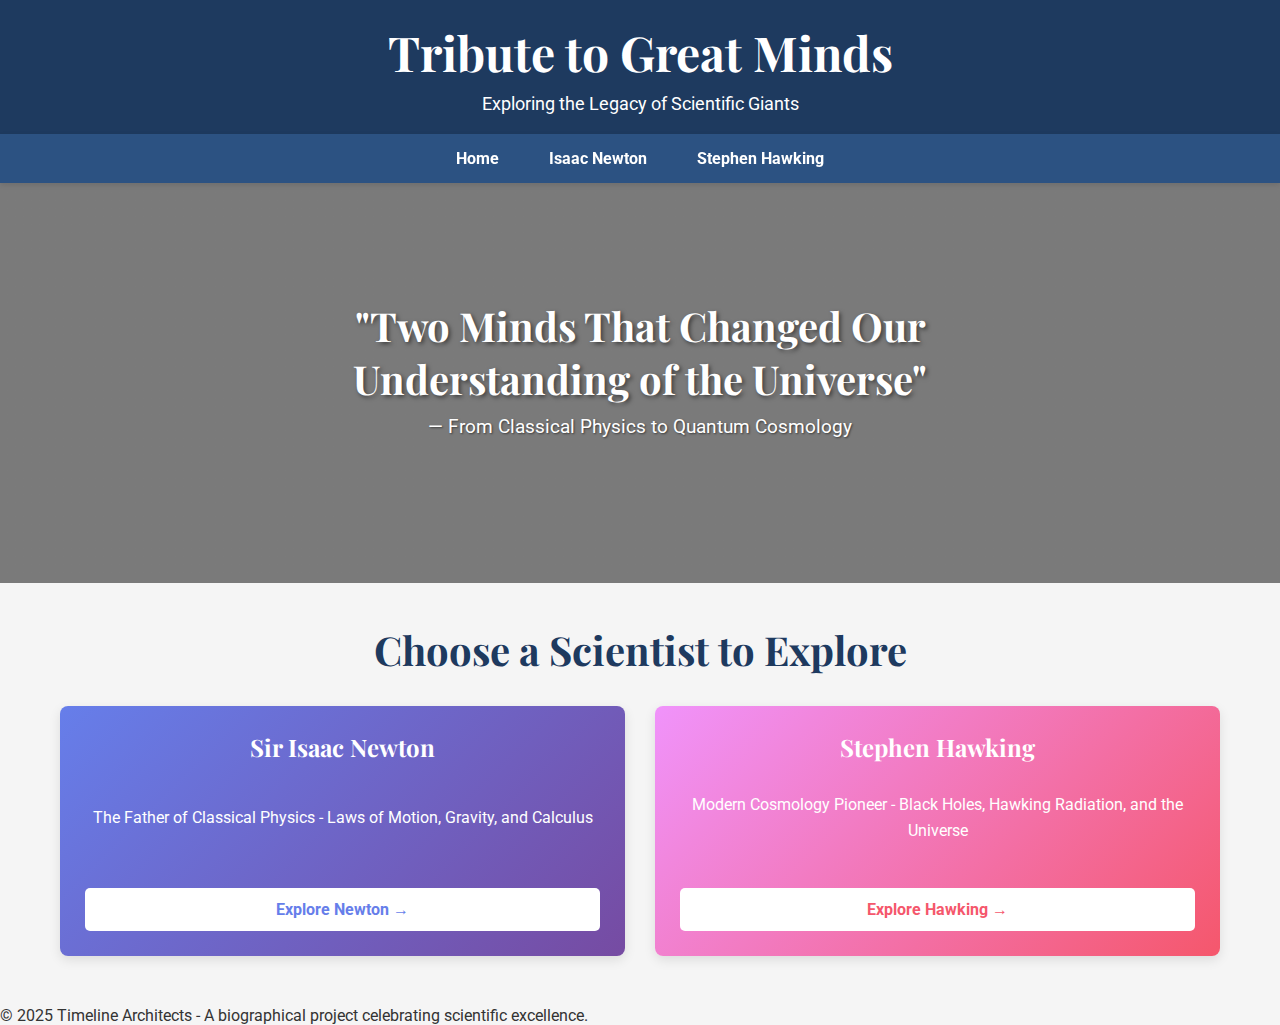
<file: index.html>
<!DOCTYPE html>
<html lang="en">
<head>
  <meta charset="UTF-8">
  <meta name="viewport" content="width=device-width, initial-scale=1.0">
  <title>Great Minds - Newton & Hawking Tribute</title>
  <link href="https://fonts.googleapis.com/css2?family=Playfair+Display:wght@700&family=Roboto:wght@400;700&display=swap" rel="stylesheet">
  <link rel="stylesheet" href="style.css">
</head>
<body>
  <header>
    <h1>Tribute to Great Minds</h1>
    <p>Exploring the Legacy of Scientific Giants</p>
  </header>
  
  <nav>
    <ul>
      <li><a href="index.html" class="active">Home</a></li>
      <li><a href="newton-home.html">Isaac Newton</a></li>
      <li><a href="hawking-home.html">Stephen Hawking</a></li>
    </ul>
  </nav>

  <div class="hero-section">
    <div class="hero-content">
      <h2>"Two Minds That Changed Our Understanding of the Universe"</h2>
      <p>— From Classical Physics to Quantum Cosmology</p>
    </div>
  </div>

  <main class="container">
    <h2 class="section-title">Choose a Scientist to Explore</h2>
    <div class="contribution-grid">
      <div class="card newton-card">
        <h3>Sir Isaac Newton</h3>
        <p>The Father of Classical Physics - Laws of Motion, Gravity, and Calculus</p>
        <a href="newton-home.html">Explore Newton →</a>
      </div>
      <div class="card hawking-card">
        <h3>Stephen Hawking</h3>
        <p>Modern Cosmology Pioneer - Black Holes, Hawking Radiation, and the Universe</p>
        <a href="hawking-home.html">Explore Hawking →</a>
      </div>
    </div>
  </main>

  <footer>
    <p>© 2025 Timeline Architects - A biographical project celebrating scientific excellence.</p>
  </footer>
</body>
</html>
</file>
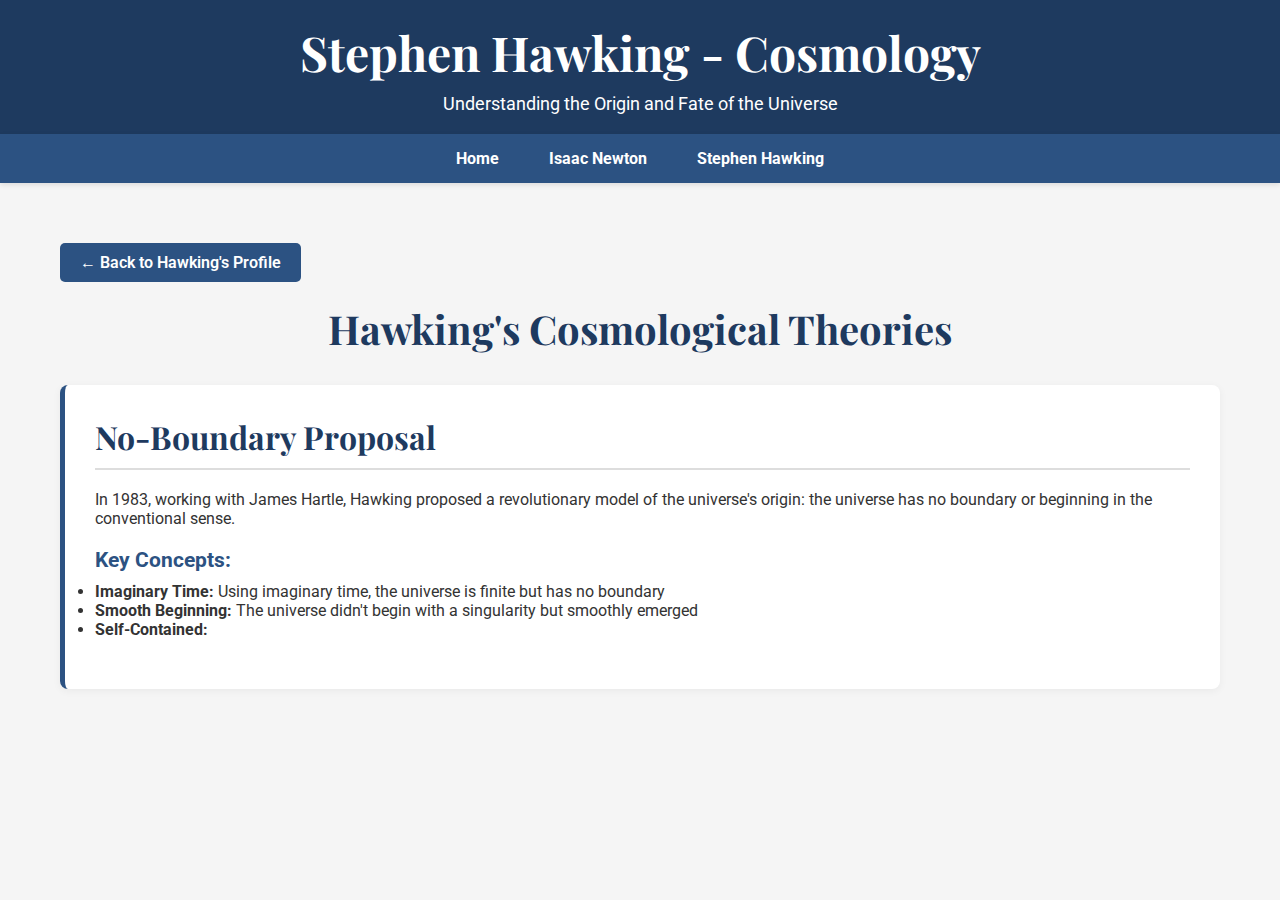
<file: hawking-cosmology.html>
<!DOCTYPE html>
<html lang="en">
<head>
  <meta charset="UTF-8">
  <meta name="viewport" content="width=device-width, initial-scale=1.0">
  <title>Cosmology - Stephen Hawking</title>
  <link href="https://fonts.googleapis.com/css2?family=Playfair+Display:wght@700&family=Roboto:wght@400;700&display=swap" rel="stylesheet">
  <link rel="stylesheet" href="style.css">
</head>
<body>
  <header>
    <h1>Stephen Hawking - Cosmology</h1>
    <p>Understanding the Origin and Fate of the Universe</p>
  </header>
  
  <nav>
    <ul>
      <li><a href="index.html">Home</a></li>
      <li><a href="index.html#newton">Isaac Newton</a></li>
      <li><a href="index.html#hawking">Stephen Hawking</a></li>
    </ul>
  </nav>

  <main class="container">
    <a href="index.html#hawking" class="back-button">← Back to Hawking's Profile</a>

    <h2 class="section-title">Hawking's Cosmological Theories</h2>

    <div class="detail-section">
      <h3>No-Boundary Proposal</h3>
      <div class="content-with-image">
        <div class="text-content">
          <p>In 1983, working with James Hartle, Hawking proposed a revolutionary model of the universe's origin: the universe has no boundary or beginning in the conventional sense.</p>
          
          <h4>Key Concepts:</h4>
          <ul>
            <li><strong>Imaginary Time:</strong> Using imaginary time, the universe is finite but has no boundary</li>
            <li><strong>Smooth Beginning:</strong> The universe didn't begin with a singularity but smoothly emerged</li>
            <li><strong>Self-Contained:
</file>
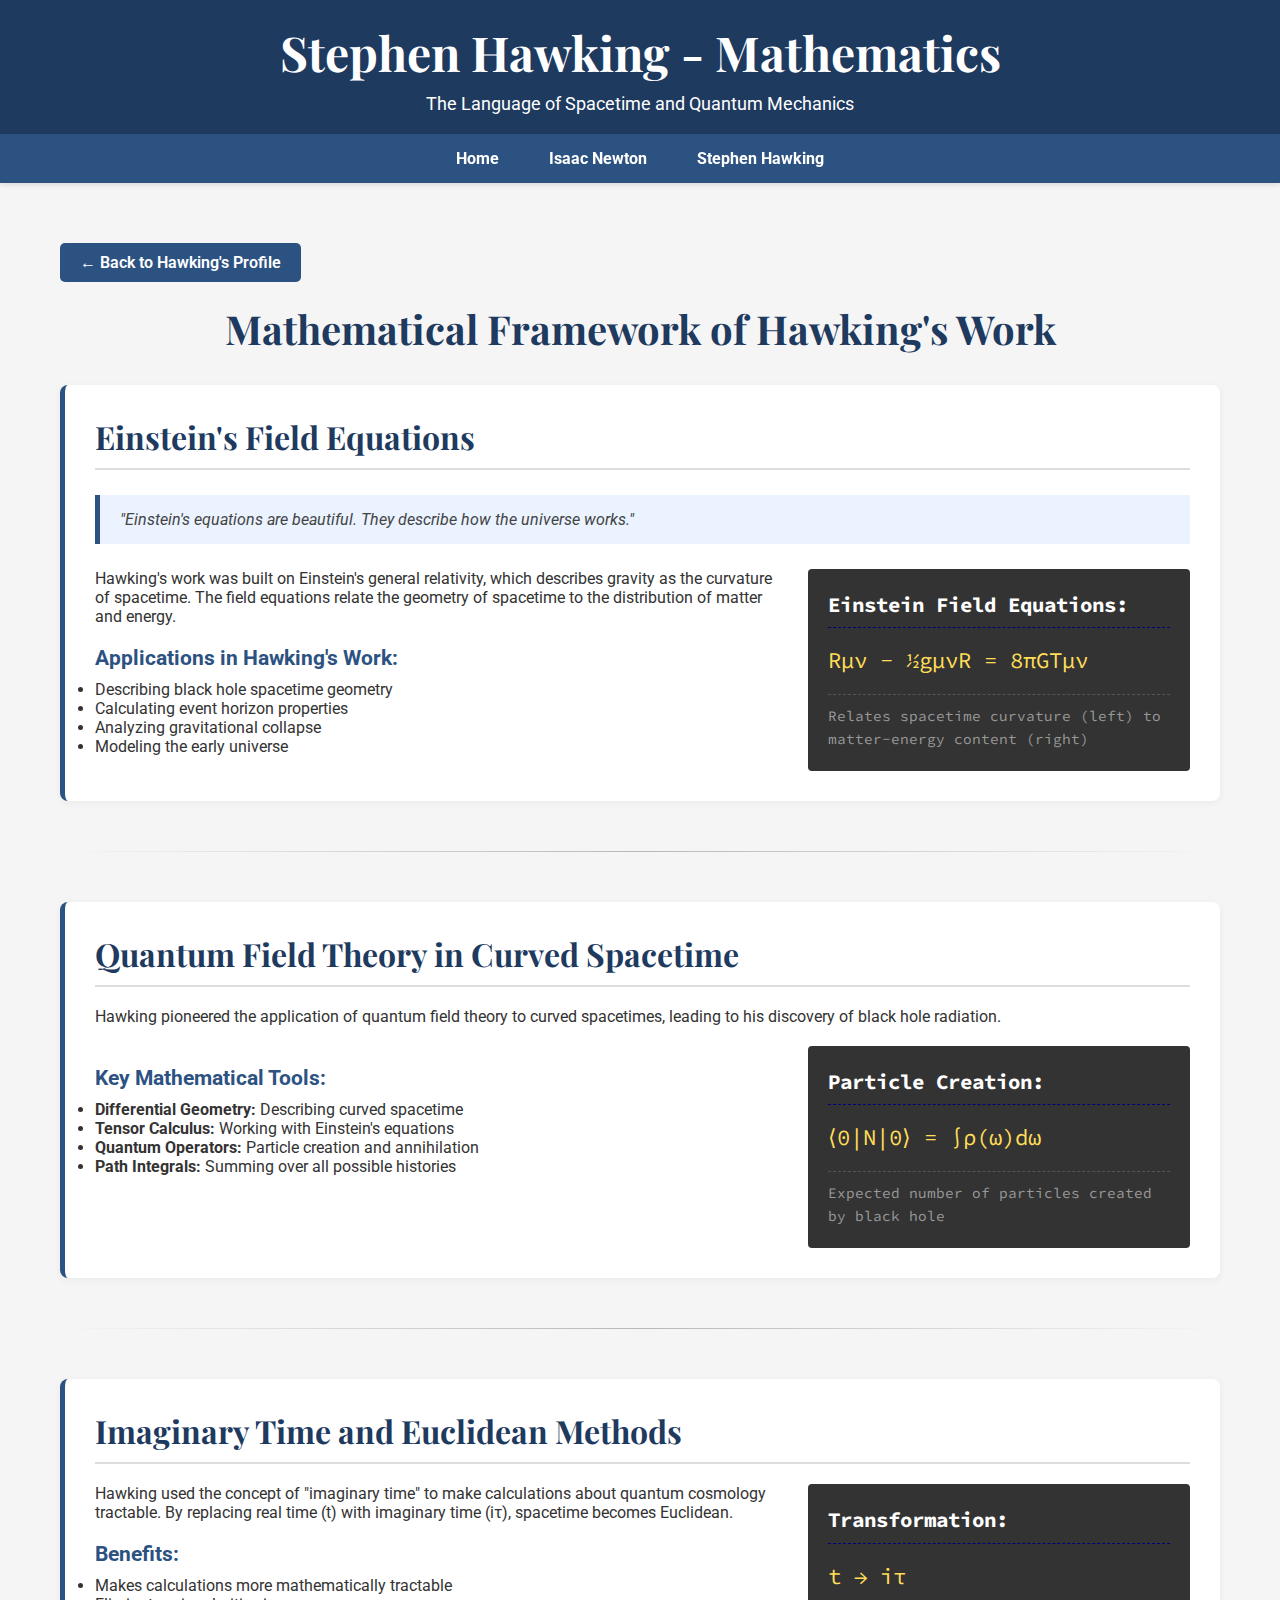
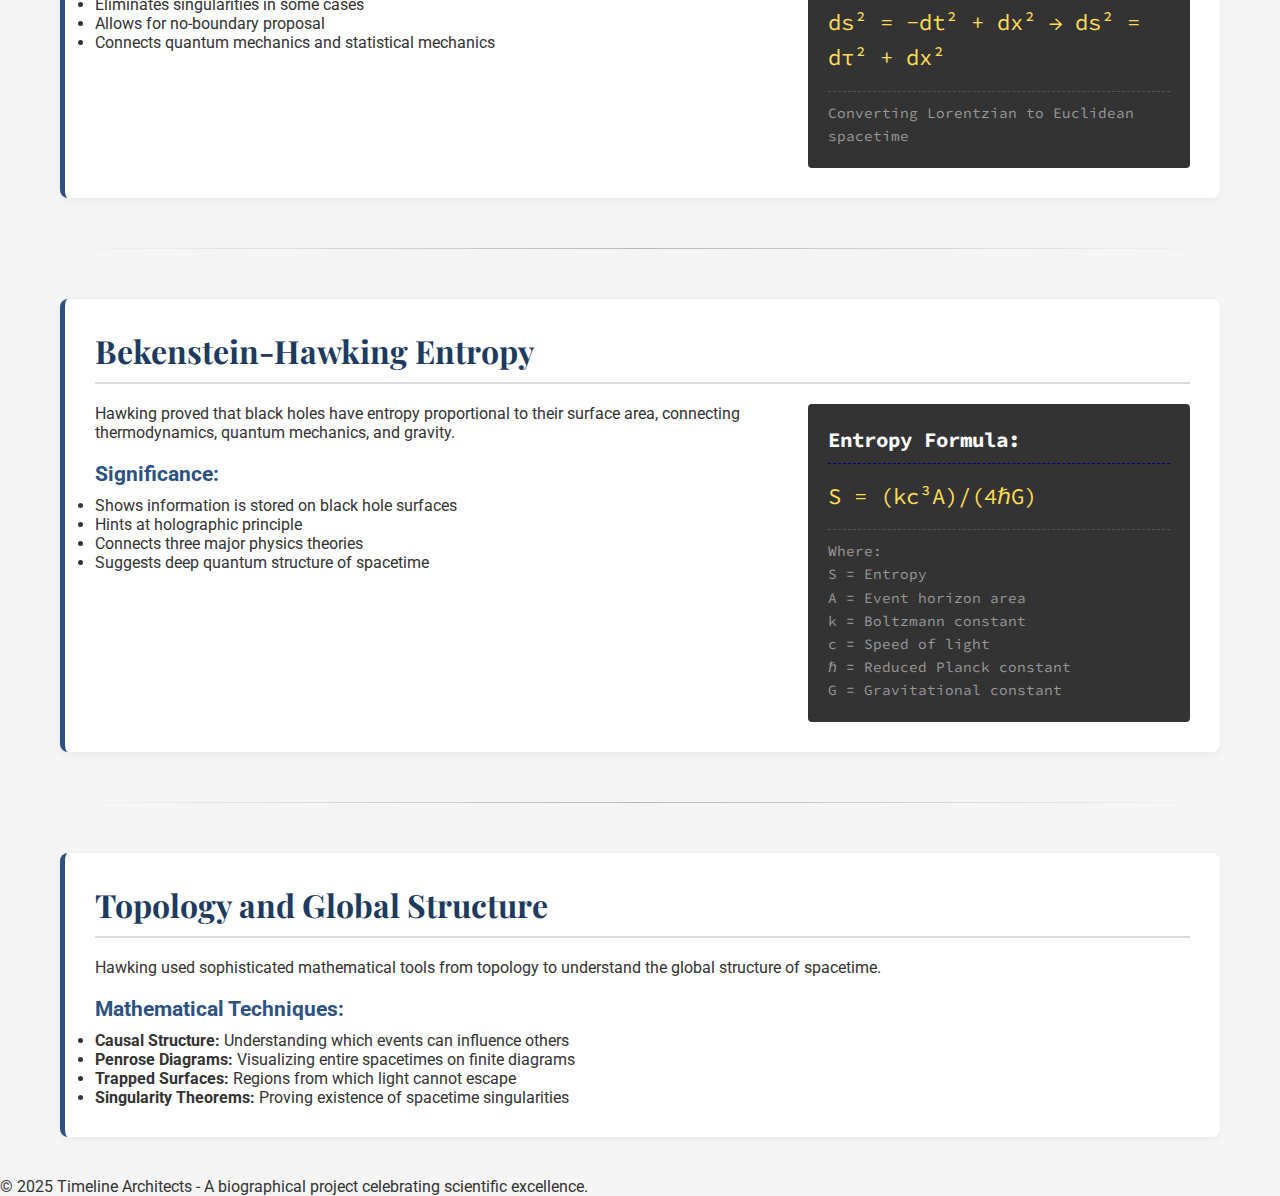
<file: hawking-math.html>
<!DOCTYPE html>
<html lang="en">
<head>
  <meta charset="UTF-8">
  <meta name="viewport" content="width=device-width, initial-scale=1.0">
  <title>Mathematics - Stephen Hawking</title>
  <link href="https://fonts.googleapis.com/css2?family=Playfair+Display:wght@700&family=Roboto:wght@400;700&family=Source+Code+Pro:wght@400;700&display=swap" rel="stylesheet">
  <link rel="stylesheet" href="style.css">
</head>
<body>
  <header>
    <h1>Stephen Hawking - Mathematics</h1>
    <p>The Language of Spacetime and Quantum Mechanics</p>
  </header>
  
  <nav>
    <ul>
      <li><a href="index.html">Home</a></li>
      <li><a href="index.html#newton">Isaac Newton</a></li>
      <li><a href="index.html#hawking">Stephen Hawking</a></li>
    </ul>
  </nav>

  <main class="container">
    <a href="index.html#hawking" class="back-button">← Back to Hawking's Profile</a>

    <h2 class="section-title">Mathematical Framework of Hawking's Work</h2>

    <div class="detail-section">
      <h3>Einstein's Field Equations</h3>
      <div class="quote-card">
        "Einstein's equations are beautiful. They describe how the universe works."
      </div>
      
      <div class="content-split">
        <div class="text-content">
          <p>Hawking's work was built on Einstein's general relativity, which describes gravity as the curvature of spacetime. The field equations relate the geometry of spacetime to the distribution of matter and energy.</p>
          
          <h4>Applications in Hawking's Work:</h4>
          <ul>
            <li>Describing black hole spacetime geometry</li>
            <li>Calculating event horizon properties</li>
            <li>Analyzing gravitational collapse</li>
            <li>Modeling the early universe</li>
          </ul>
        </div>
        <div class="code-block">
          <h4>Einstein Field Equations:</h4>
          <div class="formula">Rμν - ½gμνR = 8πGTμν</div>
          <div class="explanation">
            Relates spacetime curvature (left) to matter-energy content (right)
          </div>
        </div>
      </div>
    </div>

    <hr>

    <div class="detail-section">
      <h3>Quantum Field Theory in Curved Spacetime</h3>
      <p>Hawking pioneered the application of quantum field theory to curved spacetimes, leading to his discovery of black hole radiation.</p>
      
      <div class="content-split">
        <div class="text-content">
          <h4>Key Mathematical Tools:</h4>
          <ul>
            <li><strong>Differential Geometry:</strong> Describing curved spacetime</li>
            <li><strong>Tensor Calculus:</strong> Working with Einstein's equations</li>
            <li><strong>Quantum Operators:</strong> Particle creation and annihilation</li>
            <li><strong>Path Integrals:</strong> Summing over all possible histories</li>
          </ul>
        </div>
        <div class="code-block">
          <h4>Particle Creation:</h4>
          <div class="formula">⟨0|N|0⟩ = ∫ρ(ω)dω</div>
          <div class="explanation">
            Expected number of particles created by black hole
          </div>
        </div>
      </div>
    </div>

    <hr>

    <div class="detail-section">
      <h3>Imaginary Time and Euclidean Methods</h3>
      <div class="content-split">
        <div class="text-content">
          <p>Hawking used the concept of "imaginary time" to make calculations about quantum cosmology tractable. By replacing real time (t) with imaginary time (iτ), spacetime becomes Euclidean.</p>
          
          <h4>Benefits:</h4>
          <ul>
            <li>Makes calculations more mathematically tractable</li>
            <li>Eliminates singularities in some cases</li>
            <li>Allows for no-boundary proposal</li>
            <li>Connects quantum mechanics and statistical mechanics</li>
          </ul>
        </div>
        <div class="code-block">
          <h4>Transformation:</h4>
          <div class="formula">t → iτ</div>
          <div class="formula">ds² = -dt² + dx² → ds² = dτ² + dx²</div>
          <div class="explanation">
            Converting Lorentzian to Euclidean spacetime
          </div>
        </div>
      </div>
    </div>

    <hr>

    <div class="detail-section">
      <h3>Bekenstein-Hawking Entropy</h3>
      <div class="content-split">
        <div class="text-content">
          <p>Hawking proved that black holes have entropy proportional to their surface area, connecting thermodynamics, quantum mechanics, and gravity.</p>
          
          <h4>Significance:</h4>
          <ul>
            <li>Shows information is stored on black hole surfaces</li>
            <li>Hints at holographic principle</li>
            <li>Connects three major physics theories</li>
            <li>Suggests deep quantum structure of spacetime</li>
          </ul>
        </div>
        <div class="code-block">
          <h4>Entropy Formula:</h4>
          <div class="formula">S = (kc³A)/(4ℏG)</div>
          <div class="explanation">
            Where:<br>
            S = Entropy<br>
            A = Event horizon area<br>
            k = Boltzmann constant<br>
            c = Speed of light<br>
            ℏ = Reduced Planck constant<br>
            G = Gravitational constant
          </div>
        </div>
      </div>
    </div>

    <hr>

    <div class="detail-section">
      <h3>Topology and Global Structure</h3>
      <p>Hawking used sophisticated mathematical tools from topology to understand the global structure of spacetime.</p>
      
      <h4>Mathematical Techniques:</h4>
      <ul>
        <li><strong>Causal Structure:</strong> Understanding which events can influence others</li>
        <li><strong>Penrose Diagrams:</strong> Visualizing entire spacetimes on finite diagrams</li>
        <li><strong>Trapped Surfaces:</strong> Regions from which light cannot escape</li>
        <li><strong>Singularity Theorems:</strong> Proving existence of spacetime singularities</li>
      </ul>
    </div>

  </main>

  <footer>
    <p>© 2025 Timeline Architects - A biographical project celebrating scientific excellence.</p>
  </footer>
</body>
</html>
</file>
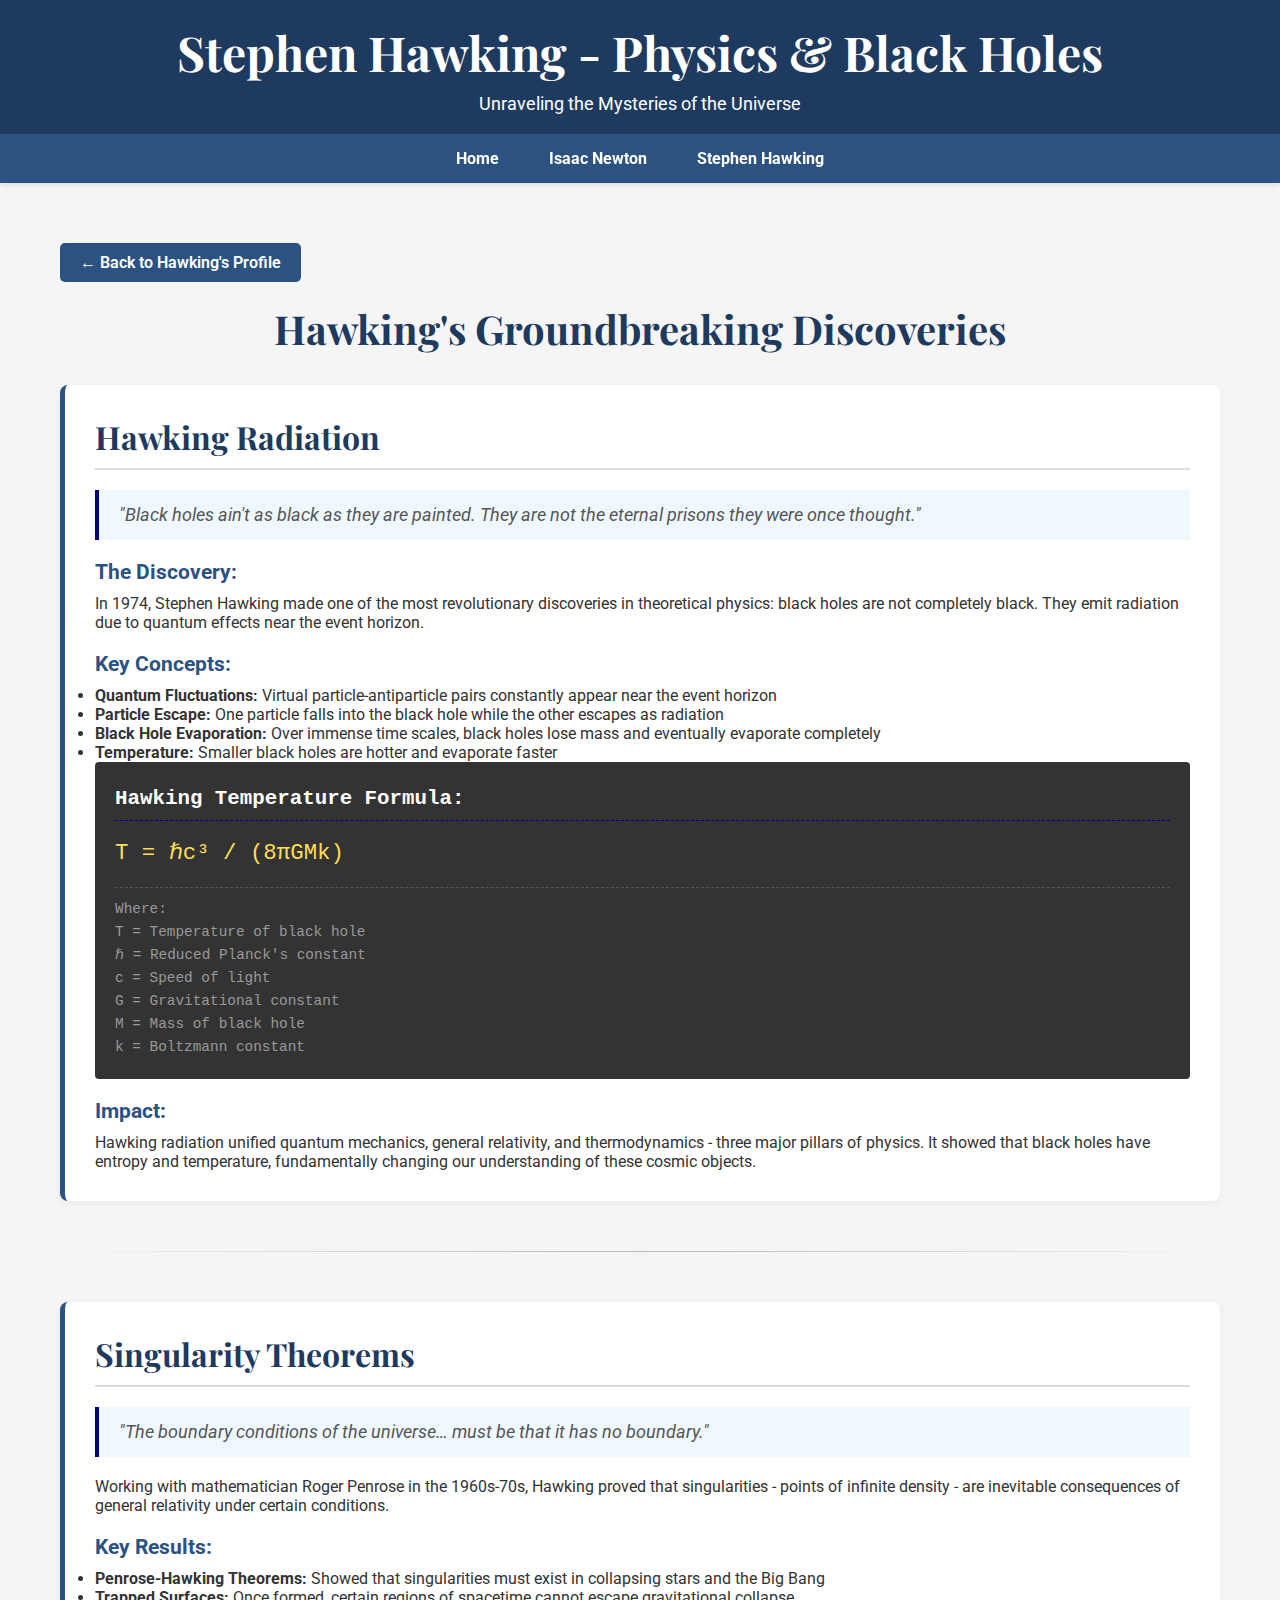
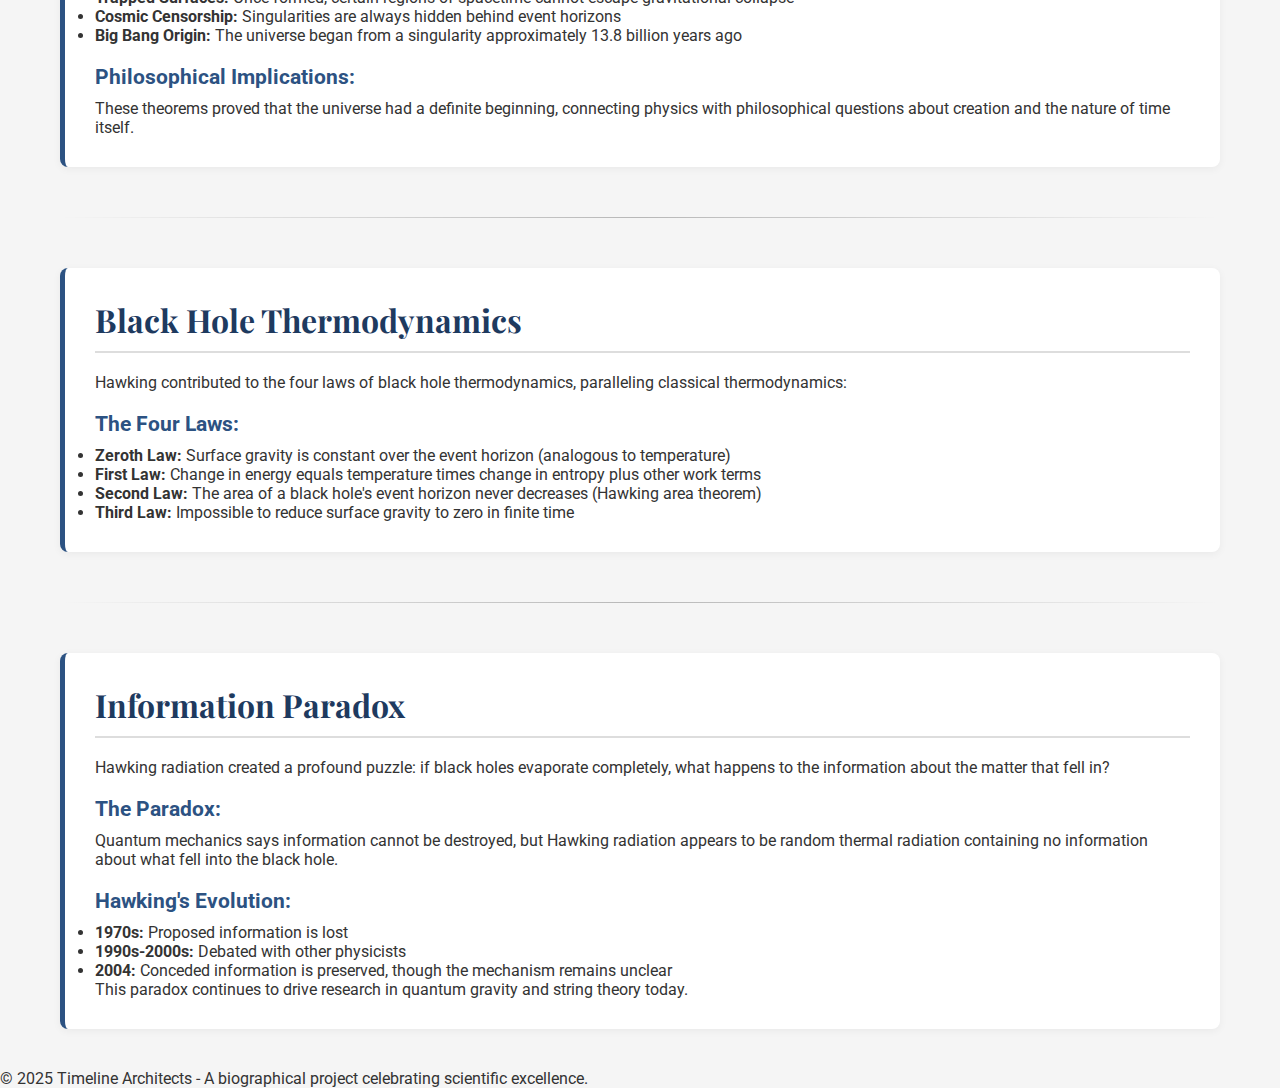
<file: hawking-physics.html>
<!DOCTYPE html>
<html lang="en">
<head>
  <meta charset="UTF-8">
  <meta name="viewport" content="width=device-width, initial-scale=1.0">
  <title>Physics & Black Holes - Stephen Hawking</title>
  <link href="https://fonts.googleapis.com/css2?family=Playfair+Display:wght@700&family=Roboto:wght@400;700&display=swap" rel="stylesheet">
  <link rel="stylesheet" href="style.css">
</head>
<body>
  <header>
    <h1>Stephen Hawking - Physics & Black Holes</h1>
    <p>Unraveling the Mysteries of the Universe</p>
  </header>
  
  <nav>
    <ul>
      <li><a href="index.html">Home</a></li>
      <li><a href="index.html#newton">Isaac Newton</a></li>
      <li><a href="index.html#hawking">Stephen Hawking</a></li>
    </ul>
  </nav>

  <main class="container">
    <a href="index.html#hawking" class="back-button">← Back to Hawking's Profile</a>

    <h2 class="section-title">Hawking's Groundbreaking Discoveries</h2>

    <div class="detail-section">
      <h3>Hawking Radiation</h3>
      <blockquote class="theory-quote">
        "Black holes ain't as black as they are painted. They are not the eternal prisons they were once thought."
      </blockquote>
      
      <h4>The Discovery:</h4>
      <p>In 1974, Stephen Hawking made one of the most revolutionary discoveries in theoretical physics: black holes are not completely black. They emit radiation due to quantum effects near the event horizon.</p>
      
      <h4>Key Concepts:</h4>
      <ul>
        <li><strong>Quantum Fluctuations:</strong> Virtual particle-antiparticle pairs constantly appear near the event horizon</li>
        <li><strong>Particle Escape:</strong> One particle falls into the black hole while the other escapes as radiation</li>
        <li><strong>Black Hole Evaporation:</strong> Over immense time scales, black holes lose mass and eventually evaporate completely</li>
        <li><strong>Temperature:</strong> Smaller black holes are hotter and evaporate faster</li>
      </ul>

      <div class="code-block">
        <h4>Hawking Temperature Formula:</h4>
        <div class="formula">T = ℏc³ / (8πGMk)</div>
        <div class="explanation">
          Where:<br>
          T = Temperature of black hole<br>
          ℏ = Reduced Planck's constant<br>
          c = Speed of light<br>
          G = Gravitational constant<br>
          M = Mass of black hole<br>
          k = Boltzmann constant
        </div>
      </div>

      <h4>Impact:</h4>
      <p>Hawking radiation unified quantum mechanics, general relativity, and thermodynamics - three major pillars of physics. It showed that black holes have entropy and temperature, fundamentally changing our understanding of these cosmic objects.</p>
    </div>

    <hr>

    <div class="detail-section">
      <h3>Singularity Theorems</h3>
      <blockquote class="theory-quote">
        "The boundary conditions of the universe… must be that it has no boundary."
      </blockquote>
      
      <p>Working with mathematician Roger Penrose in the 1960s-70s, Hawking proved that singularities - points of infinite density - are inevitable consequences of general relativity under certain conditions.</p>
      
      <h4>Key Results:</h4>
      <ul>
        <li><strong>Penrose-Hawking Theorems:</strong> Showed that singularities must exist in collapsing stars and the Big Bang</li>
        <li><strong>Trapped Surfaces:</strong> Once formed, certain regions of spacetime cannot escape gravitational collapse</li>
        <li><strong>Cosmic Censorship:</strong> Singularities are always hidden behind event horizons</li>
        <li><strong>Big Bang Origin:</strong> The universe began from a singularity approximately 13.8 billion years ago</li>
      </ul>

      <h4>Philosophical Implications:</h4>
      <p>These theorems proved that the universe had a definite beginning, connecting physics with philosophical questions about creation and the nature of time itself.</p>
    </div>

    <hr>

    <div class="detail-section">
      <h3>Black Hole Thermodynamics</h3>
      <p>Hawking contributed to the four laws of black hole thermodynamics, paralleling classical thermodynamics:</p>
      
      <h4>The Four Laws:</h4>
      <ul>
        <li><strong>Zeroth Law:</strong> Surface gravity is constant over the event horizon (analogous to temperature)</li>
        <li><strong>First Law:</strong> Change in energy equals temperature times change in entropy plus other work terms</li>
        <li><strong>Second Law:</strong> The area of a black hole's event horizon never decreases (Hawking area theorem)</li>
        <li><strong>Third Law:</strong> Impossible to reduce surface gravity to zero in finite time</li>
      </ul>
    </div>

    <hr>

    <div class="detail-section">
      <h3>Information Paradox</h3>
      <p>Hawking radiation created a profound puzzle: if black holes evaporate completely, what happens to the information about the matter that fell in?</p>
      
      <h4>The Paradox:</h4>
      <p>Quantum mechanics says information cannot be destroyed, but Hawking radiation appears to be random thermal radiation containing no information about what fell into the black hole.</p>
      
      <h4>Hawking's Evolution:</h4>
      <ul>
        <li><strong>1970s:</strong> Proposed information is lost</li>
        <li><strong>1990s-2000s:</strong> Debated with other physicists</li>
        <li><strong>2004:</strong> Conceded information is preserved, though the mechanism remains unclear</li>
      </ul>
      
      <p>This paradox continues to drive research in quantum gravity and string theory today.</p>
    </div>

  </main>

  <footer>
    <p>© 2025 Timeline Architects - A biographical project celebrating scientific excellence.</p>
  </footer>
</body>
</html>
</file>
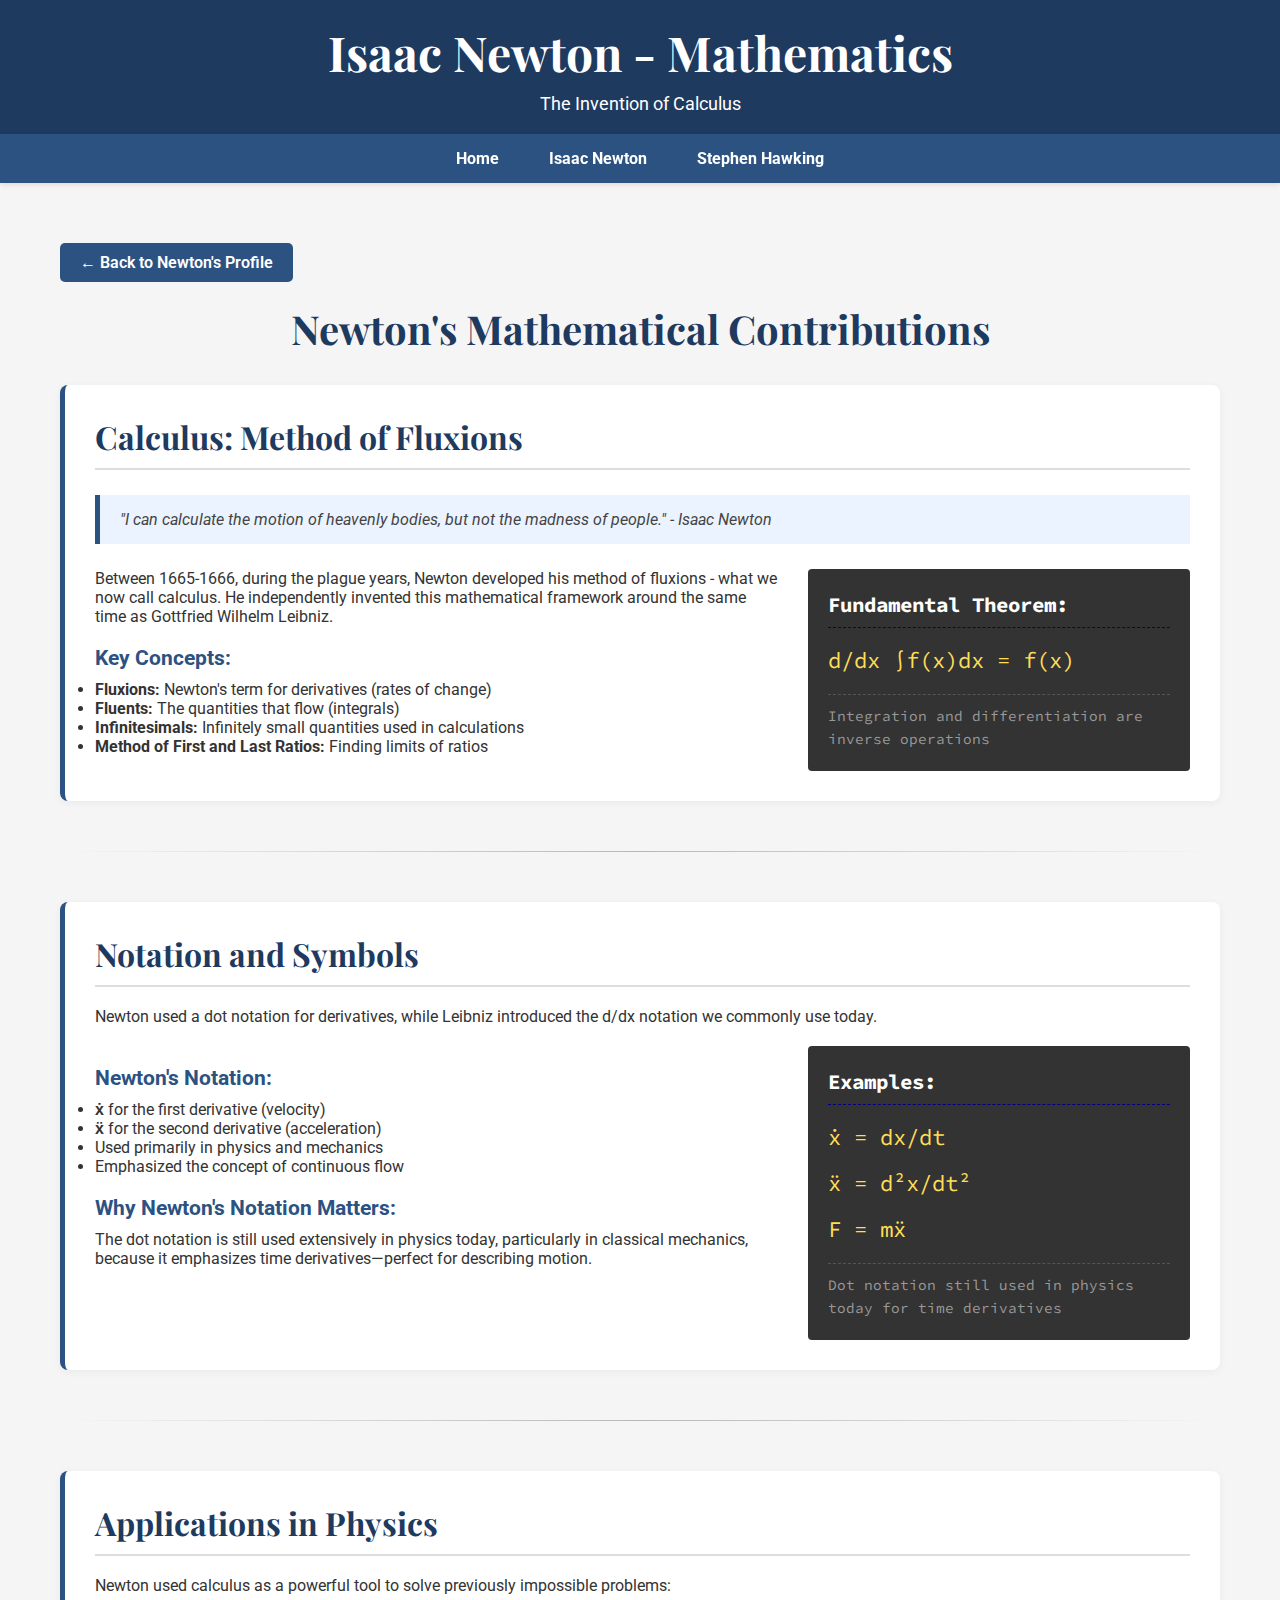
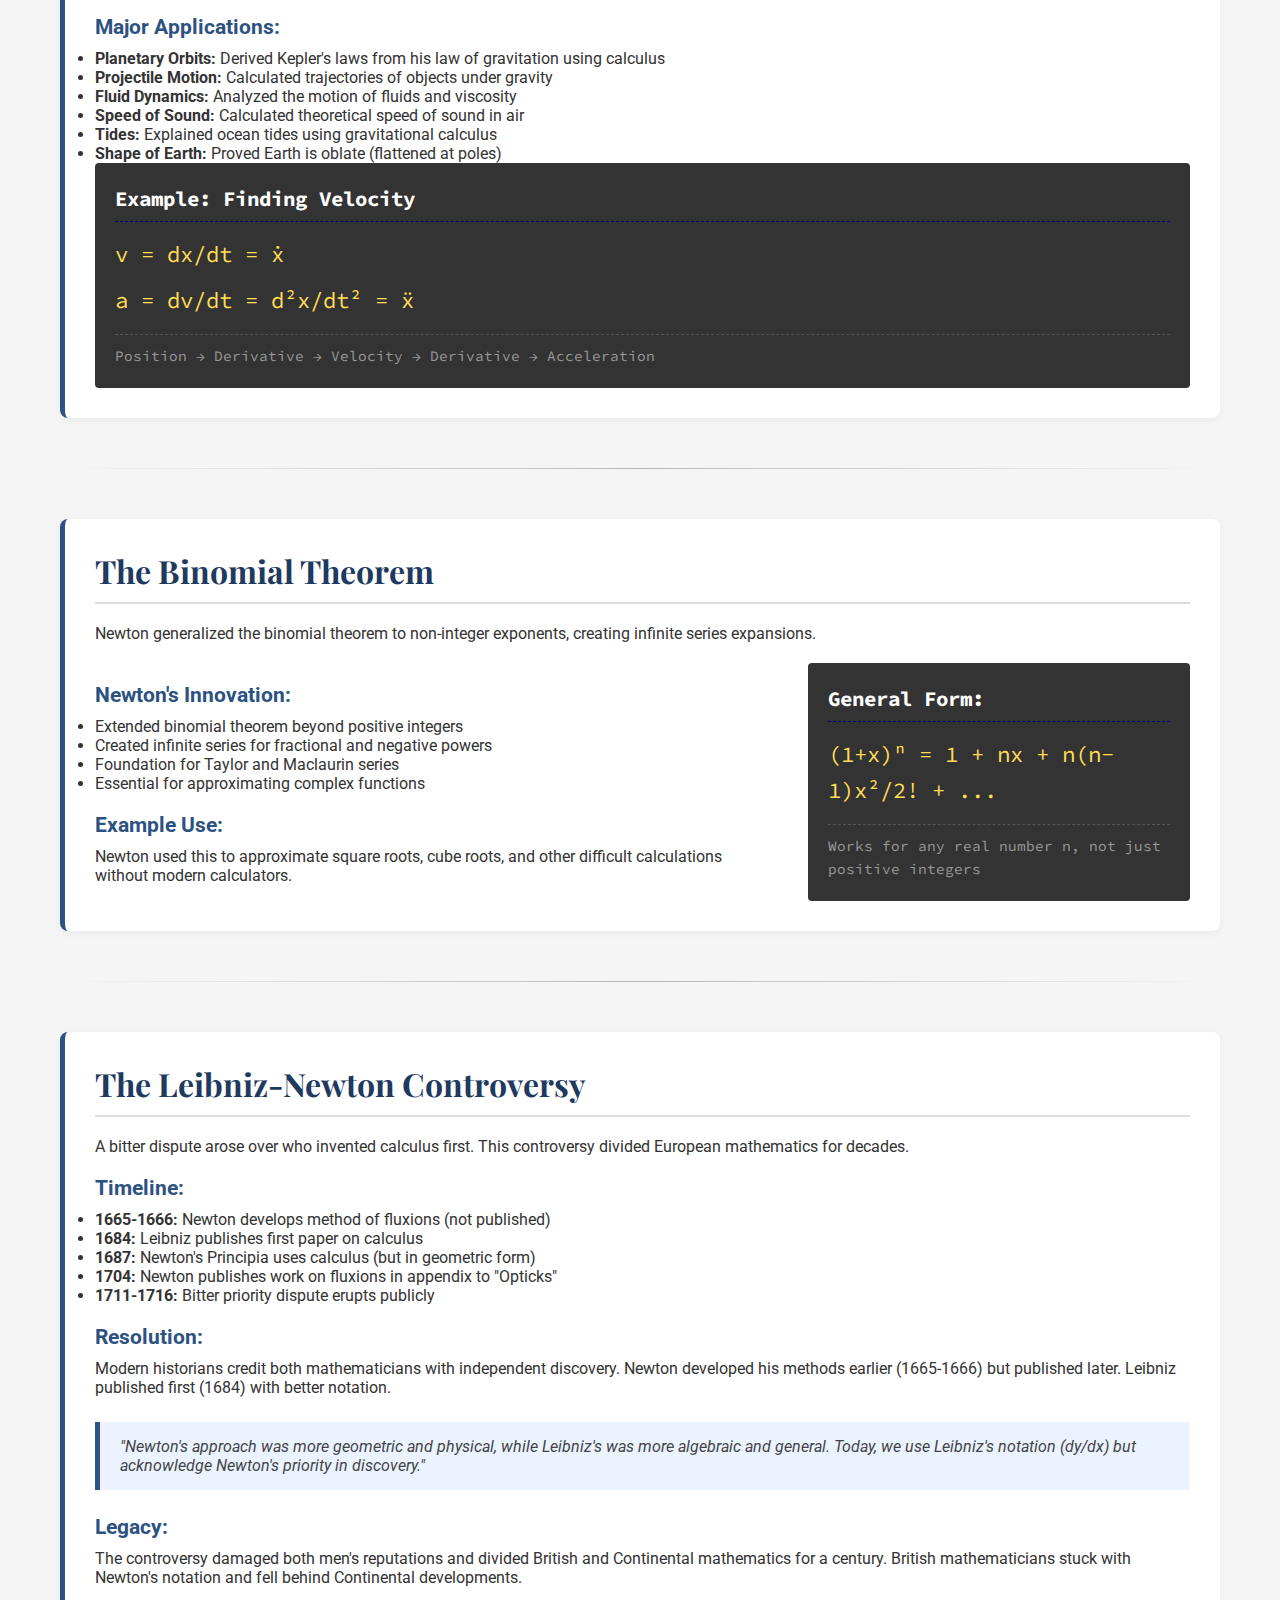
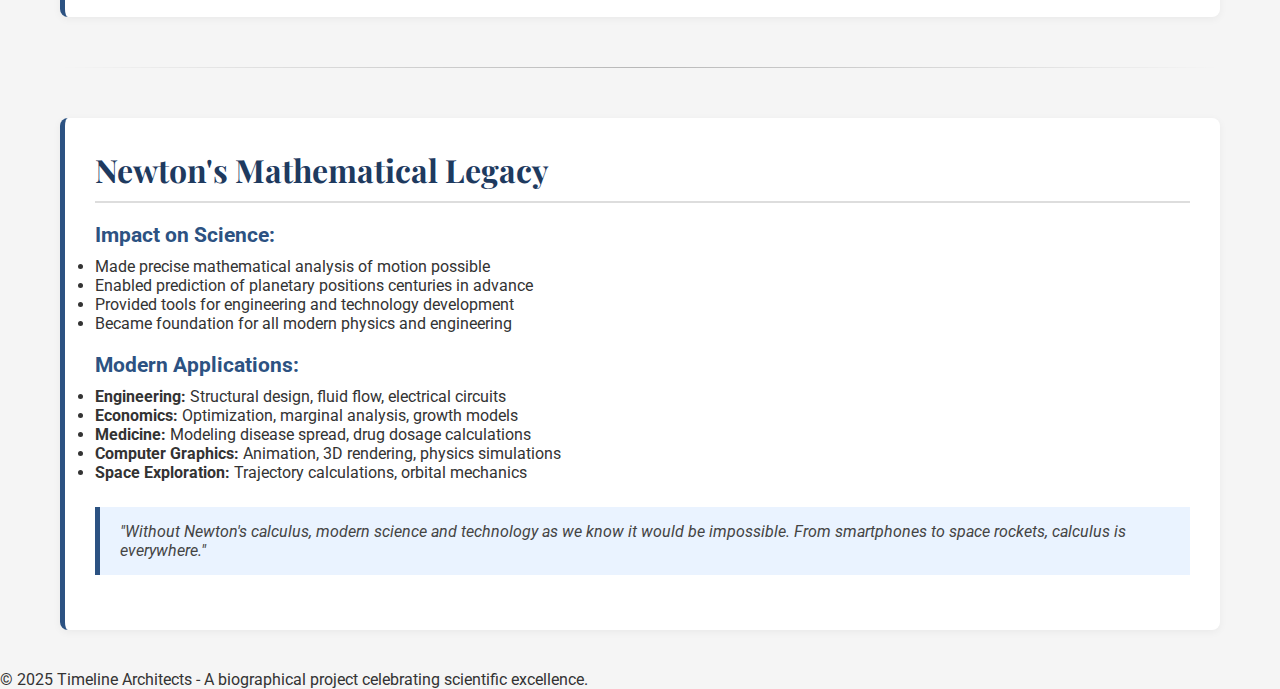
<file: newton-maths.html>
<!DOCTYPE html>
<html lang="en">
<head>
  <meta charset="UTF-8">
  <meta name="viewport" content="width=device-width, initial-scale=1.0">
  <title>Mathematics - Isaac Newton</title>
  <link href="https://fonts.googleapis.com/css2?family=Playfair+Display:wght@700&family=Roboto:wght@400;700&family=Source+Code+Pro:wght@400;700&display=swap" rel="stylesheet">
  <link rel="stylesheet" href="style.css">
</head>
<body>
  <header>
    <h1>Isaac Newton - Mathematics</h1>
    <p>The Invention of Calculus</p>
  </header>
  
  <nav>
    <ul>
      <li><a href="index.html">Home</a></li>
      <li><a href="newton-home.html">Isaac Newton</a></li>
      <li><a href="hawking-home.html">Stephen Hawking</a></li>
    </ul>
  </nav>

  <main class="container">
    <a href="newton-home.html" class="back-button">← Back to Newton's Profile</a>

    <h2 class="section-title">Newton's Mathematical Contributions</h2>

    <div class="detail-section">
      <h3>Calculus: Method of Fluxions</h3>
      <div class="quote-card">
        "I can calculate the motion of heavenly bodies, but not the madness of people." - Isaac Newton
      </div>
      
      <div class="content-split">
        <div class="text-content">
          <p>Between 1665-1666, during the plague years, Newton developed his method of fluxions - what we now call calculus. He independently invented this mathematical framework around the same time as Gottfried Wilhelm Leibniz.</p>
          
          <h4>Key Concepts:</h4>
          <ul>
            <li><strong>Fluxions:</strong> Newton's term for derivatives (rates of change)</li>
            <li><strong>Fluents:</strong> The quantities that flow (integrals)</li>
            <li><strong>Infinitesimals:</strong> Infinitely small quantities used in calculations</li>
            <li><strong>Method of First and Last Ratios:</strong> Finding limits of ratios</li>
          </ul>
        </div>
        <div class="code-block">
          <h4>Fundamental Theorem:</h4>
          <div class="formula">d/dx ∫f(x)dx = f(x)</div>
          <div class="explanation">Integration and differentiation are inverse operations</div>
        </div>
      </div>
    </div>

    <hr>

    <div class="detail-section">
      <h3>Notation and Symbols</h3>
      <p>Newton used a dot notation for derivatives, while Leibniz introduced the d/dx notation we commonly use today.</p>
      
      <div class="content-split">
        <div class="text-content">
          <h4>Newton's Notation:</h4>
          <ul>
            <li><strong>ẋ</strong> for the first derivative (velocity)</li>
            <li><strong>ẍ</strong> for the second derivative (acceleration)</li>
            <li>Used primarily in physics and mechanics</li>
            <li>Emphasized the concept of continuous flow</li>
          </ul>

          <h4>Why Newton's Notation Matters:</h4>
          <p>The dot notation is still used extensively in physics today, particularly in classical mechanics, because it emphasizes time derivatives—perfect for describing motion.</p>
        </div>
        <div class="code-block">
          <h4>Examples:</h4>
          <div class="formula">ẋ = dx/dt</div>
          <div class="formula">ẍ = d²x/dt²</div>
          <div class="formula">F = mẍ</div>
          <div class="explanation">Dot notation still used in physics today for time derivatives</div>
        </div>
      </div>
    </div>

    <hr>

    <div class="detail-section">
      <h3>Applications in Physics</h3>
      <p>Newton used calculus as a powerful tool to solve previously impossible problems:</p>
      
      <h4>Major Applications:</h4>
      <ul>
        <li><strong>Planetary Orbits:</strong> Derived Kepler's laws from his law of gravitation using calculus</li>
        <li><strong>Projectile Motion:</strong> Calculated trajectories of objects under gravity</li>
        <li><strong>Fluid Dynamics:</strong> Analyzed the motion of fluids and viscosity</li>
        <li><strong>Speed of Sound:</strong> Calculated theoretical speed of sound in air</li>
        <li><strong>Tides:</strong> Explained ocean tides using gravitational calculus</li>
        <li><strong>Shape of Earth:</strong> Proved Earth is oblate (flattened at poles)</li>
      </ul>

      <div class="code-block">
        <h4>Example: Finding Velocity</h4>
        <div class="formula">v = dx/dt = ẋ</div>
        <div class="formula">a = dv/dt = d²x/dt² = ẍ</div>
        <div class="explanation">
          Position → Derivative → Velocity → Derivative → Acceleration
        </div>
      </div>
    </div>

    <hr>

    <div class="detail-section">
      <h3>The Binomial Theorem</h3>
      <p>Newton generalized the binomial theorem to non-integer exponents, creating infinite series expansions.</p>
      
      <div class="content-split">
        <div class="text-content">
          <h4>Newton's Innovation:</h4>
          <ul>
            <li>Extended binomial theorem beyond positive integers</li>
            <li>Created infinite series for fractional and negative powers</li>
            <li>Foundation for Taylor and Maclaurin series</li>
            <li>Essential for approximating complex functions</li>
          </ul>

          <h4>Example Use:</h4>
          <p>Newton used this to approximate square roots, cube roots, and other difficult calculations without modern calculators.</p>
        </div>
        <div class="code-block">
          <h4>General Form:</h4>
          <div class="formula">(1+x)ⁿ = 1 + nx + n(n-1)x²/2! + ...</div>
          <div class="explanation">Works for any real number n, not just positive integers</div>
        </div>
      </div>
    </div>

    <hr>

    <div class="detail-section">
      <h3>The Leibniz-Newton Controversy</h3>
      <p>A bitter dispute arose over who invented calculus first. This controversy divided European mathematics for decades.</p>
      
      <h4>Timeline:</h4>
      <ul>
        <li><strong>1665-1666:</strong> Newton develops method of fluxions (not published)</li>
        <li><strong>1684:</strong> Leibniz publishes first paper on calculus</li>
        <li><strong>1687:</strong> Newton's Principia uses calculus (but in geometric form)</li>
        <li><strong>1704:</strong> Newton publishes work on fluxions in appendix to "Opticks"</li>
        <li><strong>1711-1716:</strong> Bitter priority dispute erupts publicly</li>
      </ul>

      <h4>Resolution:</h4>
      <p>Modern historians credit both mathematicians with independent discovery. Newton developed his methods earlier (1665-1666) but published later. Leibniz published first (1684) with better notation.</p>
      
      <div class="quote-card">
        "Newton's approach was more geometric and physical, while Leibniz's was more algebraic and general. Today, we use Leibniz's notation (dy/dx) but acknowledge Newton's priority in discovery."
      </div>

      <h4>Legacy:</h4>
      <p>The controversy damaged both men's reputations and divided British and Continental mathematics for a century. British mathematicians stuck with Newton's notation and fell behind Continental developments.</p>
    </div>

    <hr>

    <div class="detail-section">
      <h3>Newton's Mathematical Legacy</h3>
      
      <h4>Impact on Science:</h4>
      <ul>
        <li>Made precise mathematical analysis of motion possible</li>
        <li>Enabled prediction of planetary positions centuries in advance</li>
        <li>Provided tools for engineering and technology development</li>
        <li>Became foundation for all modern physics and engineering</li>
      </ul>

      <h4>Modern Applications:</h4>
      <ul>
        <li><strong>Engineering:</strong> Structural design, fluid flow, electrical circuits</li>
        <li><strong>Economics:</strong> Optimization, marginal analysis, growth models</li>
        <li><strong>Medicine:</strong> Modeling disease spread, drug dosage calculations</li>
        <li><strong>Computer Graphics:</strong> Animation, 3D rendering, physics simulations</li>
        <li><strong>Space Exploration:</strong> Trajectory calculations, orbital mechanics</li>
      </ul>

      <div class="quote-card">
        "Without Newton's calculus, modern science and technology as we know it would be impossible. From smartphones to space rockets, calculus is everywhere."
      </div>
    </div>

  </main>

  <footer>
    <p>© 2025 Timeline Architects - A biographical project celebrating scientific excellence.</p>
  </footer>
</body>
</html>
</file>
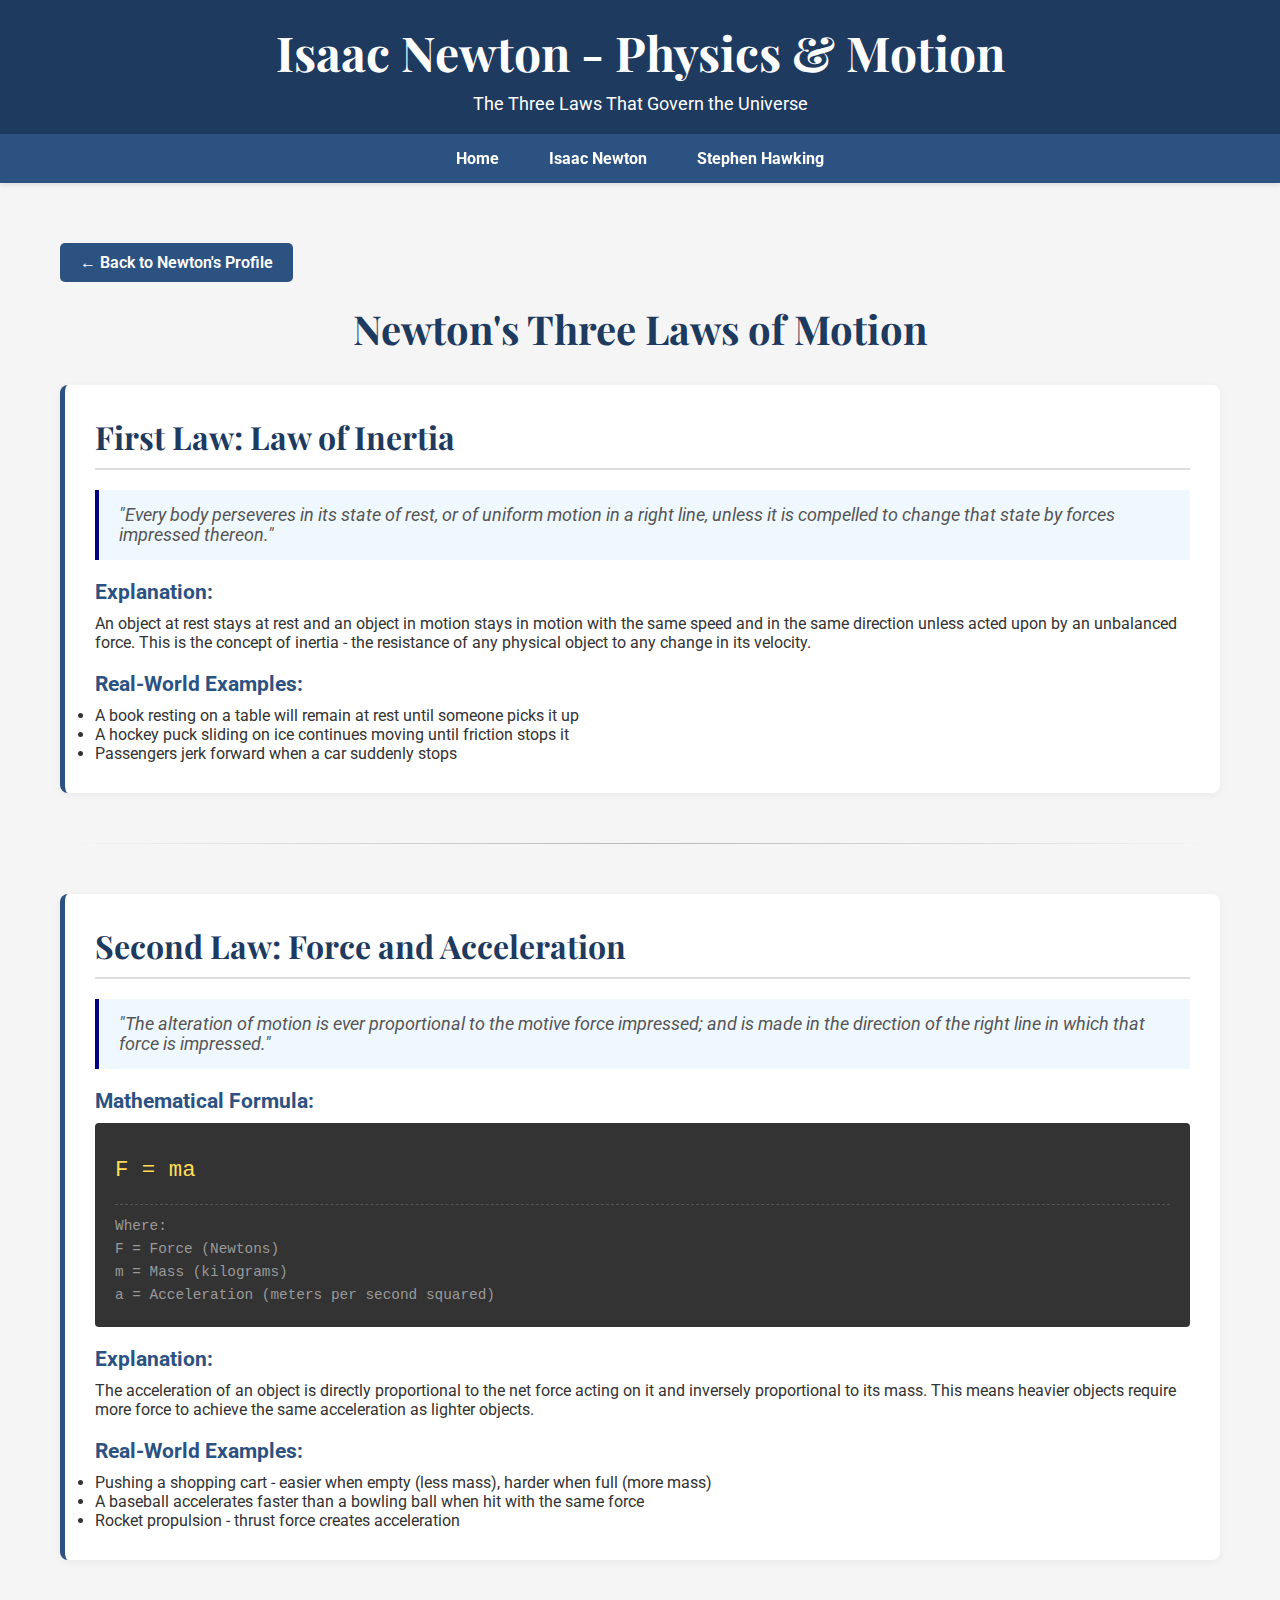
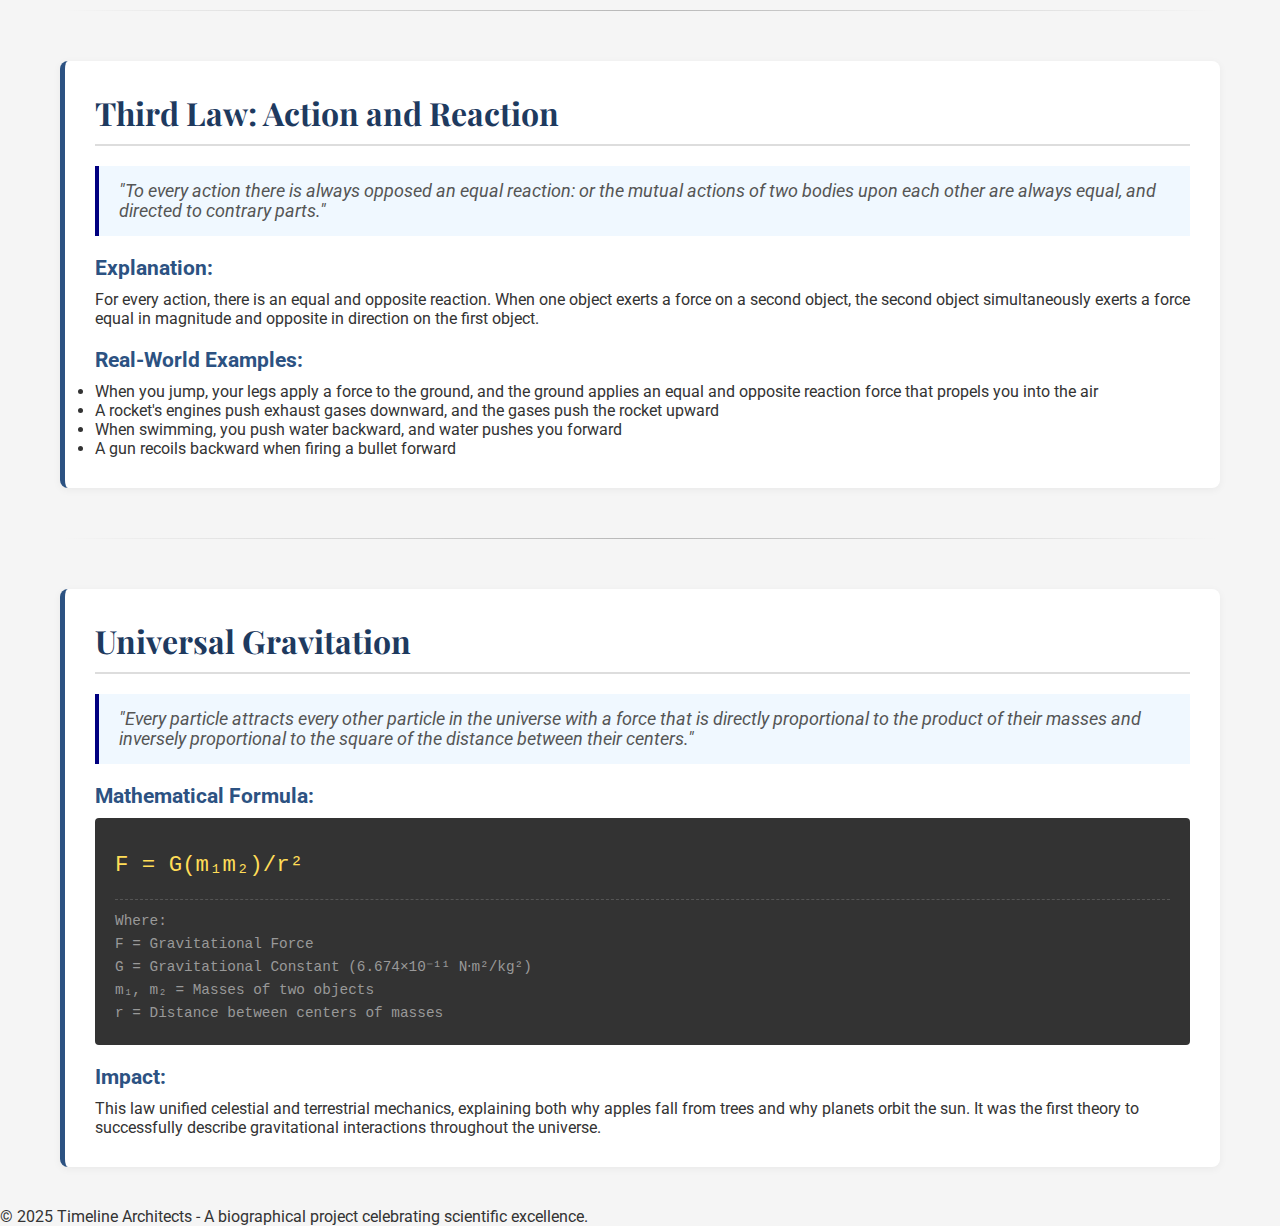
<file: newton-physics.html>
<!DOCTYPE html>
<html lang="en">
<head>
  <meta charset="UTF-8">
  <meta name="viewport" content="width=device-width, initial-scale=1.0">
  <title>Physics & Motion - Isaac Newton</title>
  <link href="https://fonts.googleapis.com/css2?family=Playfair+Display:wght@700&family=Roboto:wght@400;700&display=swap" rel="stylesheet">
  <link rel="stylesheet" href="style.css">
</head>
<body>
  <header>
    <h1>Isaac Newton - Physics & Motion</h1>
    <p>The Three Laws That Govern the Universe</p>
  </header>
  
  <nav>
    <ul>
      <li><a href="index.html">Home</a></li>
      <li><a href="#newton">Isaac Newton</a></li>
      <li><a href="#hawking">Stephen Hawking</a></li>
    </ul>
  </nav>

  <main class="container">
    <a href="index.html#newton" class="back-button">← Back to Newton's Profile</a>

    <h2 class="section-title">Newton's Three Laws of Motion</h2>

    <div class="detail-section">
      <h3>First Law: Law of Inertia</h3>
      <blockquote class="law-quote">
        "Every body perseveres in its state of rest, or of uniform motion in a right line, unless it is compelled to change that state by forces impressed thereon."
      </blockquote>
      <h4>Explanation:</h4>
      <p>An object at rest stays at rest and an object in motion stays in motion with the same speed and in the same direction unless acted upon by an unbalanced force. This is the concept of inertia - the resistance of any physical object to any change in its velocity.</p>
      
      <h4>Real-World Examples:</h4>
      <ul>
        <li>A book resting on a table will remain at rest until someone picks it up</li>
        <li>A hockey puck sliding on ice continues moving until friction stops it</li>
        <li>Passengers jerk forward when a car suddenly stops</li>
      </ul>
    </div>

    <hr>

    <div class="detail-section">
      <h3>Second Law: Force and Acceleration</h3>
      <blockquote class="law-quote">
        "The alteration of motion is ever proportional to the motive force impressed; and is made in the direction of the right line in which that force is impressed."
      </blockquote>
      <h4>Mathematical Formula:</h4>
      <div class="code-block">
        <div class="formula">F = ma</div>
        <div class="explanation">
          Where:<br>
          F = Force (Newtons)<br>
          m = Mass (kilograms)<br>
          a = Acceleration (meters per second squared)
        </div>
      </div>
      
      <h4>Explanation:</h4>
      <p>The acceleration of an object is directly proportional to the net force acting on it and inversely proportional to its mass. This means heavier objects require more force to achieve the same acceleration as lighter objects.</p>
      
      <h4>Real-World Examples:</h4>
      <ul>
        <li>Pushing a shopping cart - easier when empty (less mass), harder when full (more mass)</li>
        <li>A baseball accelerates faster than a bowling ball when hit with the same force</li>
        <li>Rocket propulsion - thrust force creates acceleration</li>
      </ul>
    </div>

    <hr>

    <div class="detail-section">
      <h3>Third Law: Action and Reaction</h3>
      <blockquote class="law-quote">
        "To every action there is always opposed an equal reaction: or the mutual actions of two bodies upon each other are always equal, and directed to contrary parts."
      </blockquote>
      <h4>Explanation:</h4>
      <p>For every action, there is an equal and opposite reaction. When one object exerts a force on a second object, the second object simultaneously exerts a force equal in magnitude and opposite in direction on the first object.</p>
      
      <h4>Real-World Examples:</h4>
      <ul>
        <li>When you jump, your legs apply a force to the ground, and the ground applies an equal and opposite reaction force that propels you into the air</li>
        <li>A rocket's engines push exhaust gases downward, and the gases push the rocket upward</li>
        <li>When swimming, you push water backward, and water pushes you forward</li>
        <li>A gun recoils backward when firing a bullet forward</li>
      </ul>
    </div>

    <hr>

    <div class="detail-section">
      <h3>Universal Gravitation</h3>
      <blockquote class="law-quote">
        "Every particle attracts every other particle in the universe with a force that is directly proportional to the product of their masses and inversely proportional to the square of the distance between their centers."
      </blockquote>
      <h4>Mathematical Formula:</h4>
      <div class="code-block">
        <div class="formula">F = G(m₁m₂)/r²</div>
        <div class="explanation">
          Where:<br>
          F = Gravitational Force<br>
          G = Gravitational Constant (6.674×10⁻¹¹ N⋅m²/kg²)<br>
          m₁, m₂ = Masses of two objects<br>
          r = Distance between centers of masses
        </div>
      </div>
      
      <h4>Impact:</h4>
      <p>This law unified celestial and terrestrial mechanics, explaining both why apples fall from trees and why planets orbit the sun. It was the first theory to successfully describe gravitational interactions throughout the universe.</p>
    </div>

  </main>

  <footer>
    <p>© 2025 Timeline Architects - A biographical project celebrating scientific excellence.</p>
  </footer>
</body>
</html>
</file>
<file: style.css>
/* ========== CSS VARIABLES ========== */
:root {
  --primary-dark: #1e3a5f;
  --secondary-blue: #2c5282;
  --accent-orange: navy;
  --light-bg: #f5f5f5;
  --text-color: #333;
}

/* ========== GLOBAL STYLES ========== */
* {
  margin: 0;
  padding: 0;
  box-sizing: border-box;
}

html {
  scroll-behavior: smooth;
}

body {
  font-family: 'Roboto', sans-serif;
  margin: 0;
  padding: 0;
  background-color: var(--light-bg);
  color: var(--text-color);
}

/* ========== HEADER ========== */
header {
  background-color: var(--primary-dark);
  color: white;
  padding: 20px 0;
  text-align: center;
}

header h1 {
  font-family: 'Playfair Display', serif;
  margin: 0;
  font-size: 3em;
}

header p {
  font-size: 1.1em;
  margin-top: 10px;
}

/* ========== NAVIGATION ========== */
nav {
  background-color: var(--secondary-blue);
  position: sticky;
  top: 0;
  z-index: 1000;
  box-shadow: 0 2px 5px rgba(0,0,0,0.1);
}

nav ul {
  list-style: none;
  padding: 0;
  margin: 0;
  display: flex;
  justify-content: center;
  flex-wrap: wrap;
}

nav li {
  margin: 0;
}

nav a {
  display: block;
  padding: 15px 25px;
  color: white;
  text-decoration: none;
  font-weight: 700;
  transition: background-color 0.3s;
}

nav a:hover {
  background-color: var(--accent-orange);
}

/* ========== HERO SECTION ========== */
.hero-section {
  background: linear-gradient(rgba(0, 0, 0, 0.5), rgba(0, 0, 0, 0.5)), 
              url('https://images.unsplash.com/photo-1462331940025-496dfbfc7564?w=1200') no-repeat center center;
  background-size: cover;
  height: 400px;
  display: flex;
  align-items: center;
  justify-content: center;
  color: white;
  text-align: center;
  padding: 0 20px;
}

.hero-content h2 {
  font-family: 'Playfair Display', serif;
  font-size: 2.5em;
  max-width: 800px;
  margin-bottom: 10px;
  text-shadow: 2px 2px 4px rgba(0,0,0,0.5);
}

.hero-content p {
  font-size: 1.2em;
  margin-bottom: 30px;
  text-shadow: 1px 1px 2px rgba(0,0,0,0.5);
}

.cta-button {
  background-color: var(--accent-orange);
  color: white;
  padding: 12px 30px;
  text-decoration: none;
  font-weight: 700;
  border-radius: 5px;
  transition: background-color 0.3s, transform 0.3s;
}

.cta-button:hover {
  background-color: #d86910;
  transform: translateY(-2px);
}

/* ========== CONTAINER ========== */
.container {
  max-width: 1200px;
  margin: 40px auto;
  padding: 0 20px;
}

.section-title {
  font-family: 'Playfair Display', serif;
  text-align: center;
  font-size: 2.5em;
  margin-bottom: 30px;
  color: var(--primary-dark);
}

/* ========== CARD GRID ========== */
.contribution-grid {
  display: grid;
  grid-template-columns: repeat(auto-fit, minmax(250px, 1fr));
  gap: 30px;
  margin-bottom: 50px;
}

.card {
  background-color: white;
  padding: 25px;
  border-radius: 8px;
  box-shadow: 0 4px 12px rgba(0, 0, 0, 0.1);
  text-align: center;
  transition: transform 0.3s, box-shadow 0.3s;
}

.card:hover {
  transform: translateY(-5px);
  box-shadow: 0 8px 20px rgba(0, 0, 0, 0.15);
}

.card h3 {
  color: var(--secondary-blue);
  font-family: 'Playfair Display', serif;
  font-size: 1.5em;
  margin-top: 0;
  margin-bottom: 15px;
}

.card p {
  line-height: 1.6;
  margin-bottom: 15px;
}

.card a {
  display: inline-block;
  margin-top: 15px;
  color: var(--accent-orange);
  text-decoration: none;
  font-weight: 700;
  border-bottom: 2px solid transparent;
  transition: border-bottom 0.3s;
}

.card a:hover {
  border-bottom: 2px solid var(--accent-orange);
}

/* ========== MAIN CHOICE CARDS (Home Page) ========== */
.newton-card {
  background: linear-gradient(135deg, #667eea 0%, #764ba2 100%);
  color: white;
  min-height: 250px;
  display: flex;
  flex-direction: column;
  justify-content: space-between;
}

.newton-card h3,
.newton-card p {
  color: white;
}

.newton-card a {
  background-color: white;
  color: #667eea;
  padding: 12px 25px;
  border-radius: 5px;
  font-weight: bold;
  text-decoration: none;
  display: inline-block;
  margin-top: 15px;
  transition: all 0.3s;
  border: none;
}

.newton-card a:hover {
  background-color: #f0f0f0;
  transform: scale(1.05);
  box-shadow: 0 4px 15px rgba(0,0,0,0.2);
}

.hawking-card {
  background: linear-gradient(135deg, #f093fb 0%, #f5576c 100%);
  color: white;
  min-height: 250px;
  display: flex;
  flex-direction: column;
  justify-content: space-between;
}

.hawking-card h3,
.hawking-card p {
  color: white;
}

.hawking-card a {
  background-color: white;
  color: #f5576c;
  padding: 12px 25px;
  border-radius: 5px;
  font-weight: bold;
  text-decoration: none;
  display: inline-block;
  margin-top: 15px;
  transition: all 0.3s;
  border: none;
}

.hawking-card a:hover {
  background-color: #f0f0f0;
  transform: scale(1.05);
  box-shadow: 0 4px 15px rgba(0,0,0,0.2);
}

/* ========== SCIENTIST SECTION ========== */
.scientist-section {
  margin-top: 40px;
  padding-top: 20px;
}

.scientist-intro {
  display: flex;
  flex-wrap: wrap;
  gap: 30px;
  align-items: center;
  margin-bottom: 50px;
  background-color: white;
  padding: 30px;
  border-radius: 10px;
  box-shadow: 0 4px 15px rgba(0,0,0,0.08);
}

.portrait {
  width: 200px;
  height: 200px;
  border-radius: 50%;
  object-fit: cover;
  border: 5px solid var(--accent-orange);
  box-shadow: 0 4px 10px rgba(0,0,0,0.2);
}

.intro-text {
  flex: 1;
  min-width: 300px;
}

.intro-text h3 {
  font-family: 'Playfair Display', serif;
  color: var(--primary-dark);
  font-size: 1.5em;
  margin-bottom: 15px;
  font-style: italic;
}

.intro-text p {
  line-height: 1.8;
  color: #555;
}

/* ========== DETAIL SECTIONS ========== */
.detail-section {
  background-color: white;
  padding: 30px;
  margin-bottom: 30px;
  border-radius: 8px;
  box-shadow: 0 2px 8px rgba(0,0,0,0.05);
  border-left: 5px solid var(--secondary-blue);
}

.detail-section h3 {
  color: var(--primary-dark);
  font-family: 'Playfair Display', serif;
  font-size: 2em;
  margin-top: 0;
  margin-bottom: 20px;
  border-bottom: 2px solid #ddd;
  padding-bottom: 10px;
}

.detail-section h4 {
  color: var(--secondary-blue);
  font-size: 1.3em;
  margin-top: 20px;
  margin-bottom: 10px;
}

.law-quote, .theory-quote {
  background-color: #f0f8ff;
  border-left: 4px solid var(--accent-orange);
  padding: 15px 20px;
  margin: 20px 0;
  font-style: italic;
  font-size: 1.1em;
  color: #555;
}

/* ========== TIMELINE ========== */
.timeline {
  margin: 40px auto;
  max-width: 960px;
}

.timeline-item {
  display: flex;
  margin-bottom: 40px;
  position: relative;
}

.timeline-item.left .timeline-content {
  margin-right: auto;
}

.timeline-item.right .timeline-content {
  margin-left: auto;
}

.timeline-content {
  background-color: white;
  border-radius: 8px;
  box-shadow: 0 2px 8px rgba(0,0,0,0.08);
  padding: 30px;
  width: 90%;
  max-width: 500px;
}

.event-image {
  max-width: 160px;
  border-radius: 6px;
  margin-bottom: 10px;
}

.detail-toggle {
  background: var(--accent-orange);
  color: white;
  border: none;
  padding: 8px 16px;
  border-radius: 5px;
  cursor: pointer;
  margin-top: 12px;
  font-weight: 600;
  transition: background 0.3s;
}

.detail-toggle:hover {
  background: #003d7a;
}

.detailed-info {
  margin-top: 12px;
  padding: 15px;
  background-color: #f9f9f9;
  border-left: 3px solid var(--secondary-blue);
  display: none;
}

.detailed-info.show {
  display: block;
}

/* ========== MATH FORMULAS ========== */
.content-split {
  display: flex;
  gap: 30px;
  flex-wrap: wrap;
  margin-top: 20px;
}

.text-content {
  flex: 2;
  min-width: 300px;
}

.code-block {
  flex: 1;
  min-width: 250px;
  background-color: #333;
  color: #00ffaa;
  padding: 20px;
  border-radius: 4px;
  font-family: 'Source Code Pro', monospace;
  line-height: 1.6;
}

.code-block h4 {
  color: white;
  border-bottom: 1px dashed var(--accent-orange);
  padding-bottom: 5px;
  margin-top: 0;
  margin-bottom: 15px;
}

.formula {
  font-size: 1.4em;
  margin: 10px 0;
  color: #ffdd57;
}

.explanation {
  font-size: 0.9em;
  color: #999;
  margin-top: 15px;
  padding-top: 10px;
  border-top: 1px dashed #555;
}

/* ========== IMAGE CONTENT ========== */
.content-with-image {
  display: flex;
  flex-wrap: wrap;
  align-items: center;
  gap: 30px;
  margin: 20px 0;
}

.image-content {
  flex: 1;
  min-width: 200px;
  text-align: center;
}

.section-image {
  max-width: 100%;
  height: auto;
  border-radius: 5px;
  box-shadow: 0 2px 8px rgba(0,0,0,0.1);
}

.image-caption {
  font-size: 0.9em;
  color: #666;
  margin-top: 10px;
  font-style: italic;
}

.content-with-image.reversed {
  flex-direction: row-reverse;
}

/* ========== QUOTE CARD ========== */
.quote-card {
  background-color: #eaf3ff;
  border-left: 5px solid var(--secondary-blue);
  padding: 15px 20px;
  margin: 25px 0;
  font-style: italic;
  color: #444;
}

/* ========== HORIZONTAL RULE ========== */
hr {
  border: 0;
  height: 1px;
  background-image: linear-gradient(to right, rgba(0,0,0,0), rgba(0,0,0,0.25), rgba(0,0,0,0));
  margin: 50px 0;
}

/* ========== BACK BUTTON ========== */
.back-button {
  display: inline-block;
  margin: 20px 0;
  padding: 10px 20px;
  background-color: var(--secondary-blue);
  color: white;
  text-decoration: none;
  border-radius: 5px;
  font-weight: 600;
  transition: background-color 0.3s, transform 0.3s;
}

.back-button:hover {
  background-color: var}
</file>
